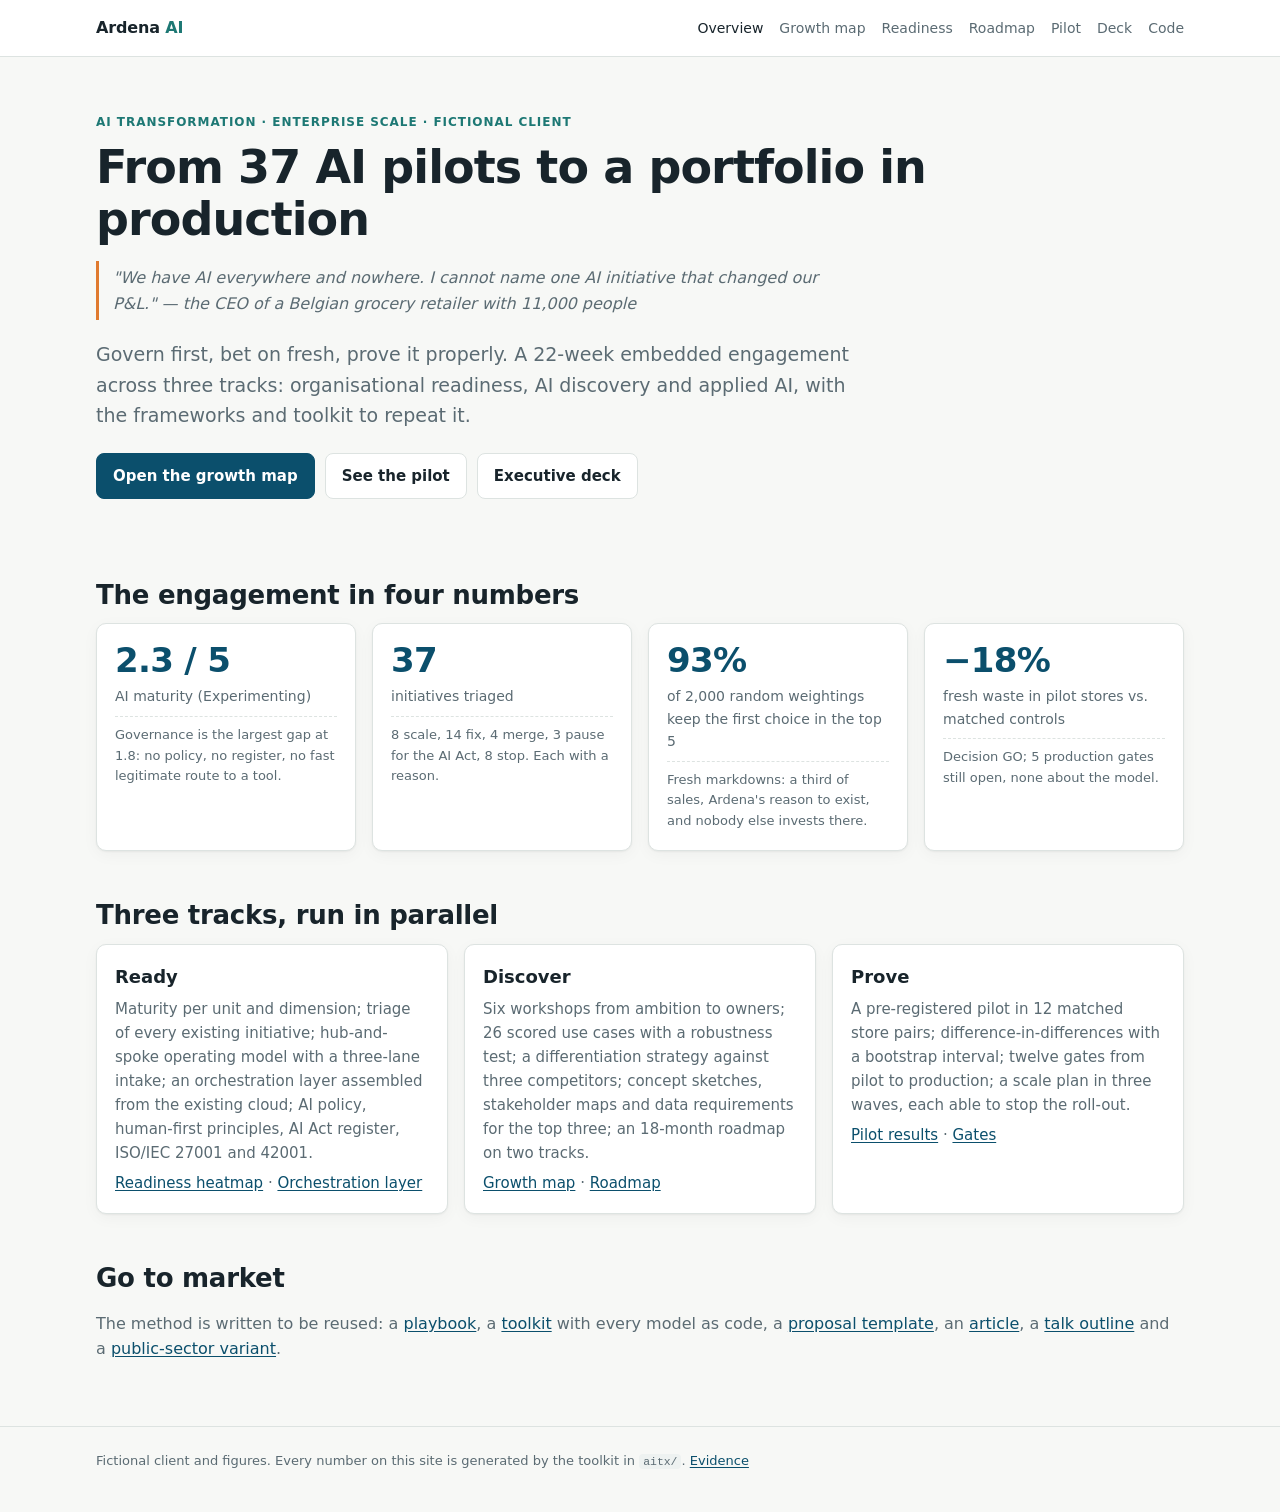
<file: site/index.html>
<!doctype html>
<html lang="en">
<head>
<meta charset="utf-8">
<meta name="viewport" content="width=device-width, initial-scale=1">
<title>Ardena AI transformation</title>
<meta name="description" content="An AI transformation case at enterprise scale: readiness, triage of 37 initiatives, governance and an orchestration layer, a growth map, differentiation strategy, roadmap and a pilot proven against control stores.">
<link rel="stylesheet" href="assets/style.css">
</head>
<body>
<header class="top"><div class="wrap">
  <a class="logo" href="./">Ardena <span>AI</span></a>
  <nav class="main" aria-label="Main">
    <a href="./" aria-current="page">Overview</a>
    <a href="growth-map/">Growth map</a>
    <a href="readiness/">Readiness</a>
    <a href="roadmap/">Roadmap</a>
    <a href="pilot/">Pilot</a>
    <a href="deck/">Deck</a>
    <a href="https://github.com/phlppgdfry/ai-transformation-scale-case">Code</a>
  </nav>
</div></header>
<main class="wrap">
  <section class="hero">
    <div class="eyebrow">AI transformation · enterprise scale · fictional client</div>
    <h1>From 37 AI pilots to a portfolio in production</h1>
    <p class="quote">"We have AI everywhere and nowhere. I cannot name one AI initiative that changed our P&amp;L." — the CEO of a Belgian grocery retailer with 11,000 people</p>
    <p class="lead">Govern first, bet on fresh, prove it properly. A 22-week embedded engagement across three tracks: organisational readiness, AI discovery and applied AI, with the frameworks and toolkit to repeat it.</p>
    <div class="btns">
      <a class="btn primary" href="growth-map/">Open the growth map</a>
      <a class="btn" href="pilot/">See the pilot</a>
      <a class="btn" href="deck/">Executive deck</a>
    </div>
  </section>

  <section aria-labelledby="k">
    <h2 id="k">The engagement in four numbers</h2>
    <div class="grid k4">
      <div class="card kpi"><div class="num"><!--n:rd.overall-->2.3<!--/n--> / 5</div><div class="label">AI maturity (<!--n:rd.level-->Experimenting<!--/n-->)</div><div class="vs">Governance is the largest gap at <!--n:rd.group.governance-->1.8<!--/n-->: no policy, no register, no fast legitimate route to a tool.</div></div>
      <div class="card kpi"><div class="num"><!--n:inv.total-->37<!--/n--></div><div class="label">initiatives triaged</div><div class="vs"><!--n:inv.scale-->8<!--/n--> scale, <!--n:inv.fix-->14<!--/n--> fix, <!--n:inv.merge-->4<!--/n--> merge, <!--n:inv.pause-->3<!--/n--> pause for the AI Act, <!--n:inv.stop-->8<!--/n--> stop. Each with a reason.</div></div>
      <div class="card kpi"><div class="num"><!--n:pf.UC-01.top5-->93%<!--/n--></div><div class="label">of 2,000 random weightings keep the first choice in the top 5</div><div class="vs">Fresh markdowns: a third of sales, Ardena's reason to exist, and nobody else invests there.</div></div>
      <div class="card kpi"><div class="num">−<!--n:pilot.relative-->18%<!--/n--></div><div class="label">fresh waste in pilot stores vs. matched controls</div><div class="vs">Decision <!--n:pilot.decision-->GO<!--/n-->; <!--n:prod.blockers-->5<!--/n--> production gates still open, none about the model.</div></div>
    </div>
  </section>

  <section aria-labelledby="t">
    <h2 id="t">Three tracks, run in parallel</h2>
    <div class="grid k3">
      <div class="card"><h3>Ready</h3><p>Maturity per unit and dimension; triage of every existing initiative; hub-and-spoke operating model with a three-lane intake; an orchestration layer assembled from the existing cloud; AI policy, human-first principles, AI Act register, ISO/IEC 27001 and 42001.</p><p><a href="readiness/">Readiness heatmap</a> · <a href="https://github.com/phlppgdfry/ai-transformation-scale-case/blob/main/docs/01-readiness/orchestration-layer.md">Orchestration layer</a></p></div>
      <div class="card"><h3>Discover</h3><p>Six workshops from ambition to owners; 26 scored use cases with a robustness test; a differentiation strategy against three competitors; concept sketches, stakeholder maps and data requirements for the top three; an 18-month roadmap on two tracks.</p><p><a href="growth-map/">Growth map</a> · <a href="roadmap/">Roadmap</a></p></div>
      <div class="card"><h3>Prove</h3><p>A pre-registered pilot in 12 matched store pairs; difference-in-differences with a bootstrap interval; twelve gates from pilot to production; a scale plan in three waves, each able to stop the roll-out.</p><p><a href="pilot/">Pilot results</a> · <a href="https://github.com/phlppgdfry/ai-transformation-scale-case/blob/main/docs/04-applied-ai/pilot-to-production.md">Gates</a></p></div>
    </div>
  </section>

  <section aria-labelledby="g">
    <h2 id="g">Go to market</h2>
    <p class="muted">The method is written to be reused: a <a href="https://github.com/phlppgdfry/ai-transformation-scale-case/blob/main/docs/05-go-to-market/playbook.md">playbook</a>, a <a href="https://github.com/phlppgdfry/ai-transformation-scale-case/blob/main/docs/05-go-to-market/toolkit.md">toolkit</a> with every model as code, a <a href="https://github.com/phlppgdfry/ai-transformation-scale-case/blob/main/docs/05-go-to-market/proposal-template.md">proposal template</a>, an <a href="https://github.com/phlppgdfry/ai-transformation-scale-case/blob/main/docs/05-go-to-market/article.md">article</a>, a <a href="https://github.com/phlppgdfry/ai-transformation-scale-case/blob/main/docs/05-go-to-market/talk-outline.md">talk outline</a> and a <a href="https://github.com/phlppgdfry/ai-transformation-scale-case/blob/main/docs/05-go-to-market/public-sector-variant.md">public-sector variant</a>.</p>
  </section>
</main>
<footer><div class="wrap">Fictional client and figures. Every number on this site is generated by the toolkit in <code>aitx/</code>. <a href="https://github.com/phlppgdfry/ai-transformation-scale-case/blob/main/EVIDENCE.md">Evidence</a></div></footer>
</body>
</html>
</file>
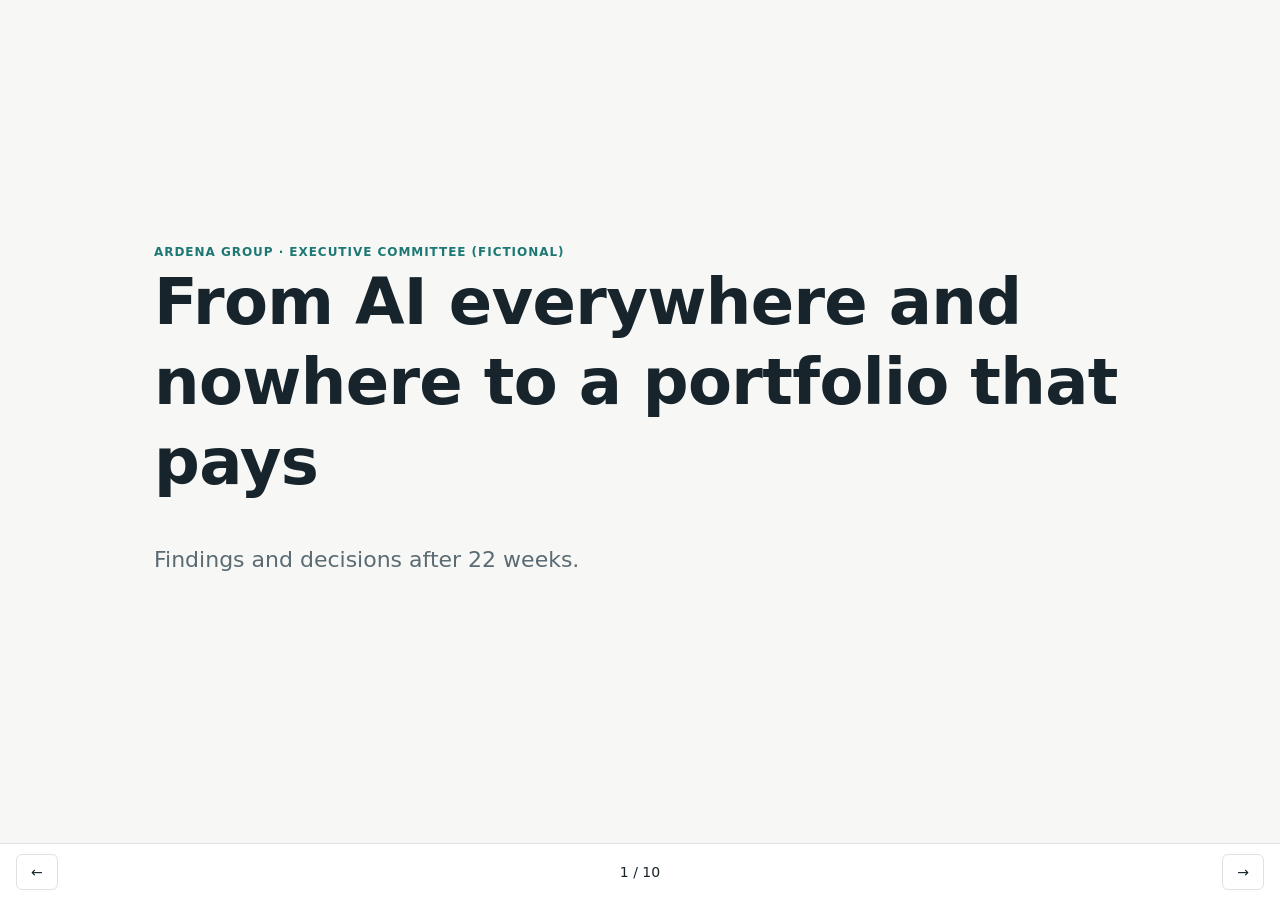
<file: site/deck/index.html>
<!doctype html>
<html lang="en">
<head>
<meta charset="utf-8">
<meta name="viewport" content="width=device-width, initial-scale=1">
<title>Ardena AI — executive deck</title>
<meta name="description" content="Ten slides for Ardena's executive committee: where AI stands, the bets, the proof, the operating model and the decision asked.">
<link rel="stylesheet" href="../assets/style.css">
<style>
  body { overflow: hidden; }
  .deck { height: 100vh; height: 100dvh; display: flex; flex-direction: column; }
  .slide { display: none; flex: 1; padding: clamp(20px, 5vw, 64px); max-width: 1100px; margin: 0 auto; width: 100%; overflow-y: auto; }
  .slide.on { display: flex; flex-direction: column; justify-content: center; }
  .slide h2 { font-size: clamp(26px, 4vw, 44px); margin: 0 0 18px; }
  .slide p, .slide li { font-size: clamp(17px, 2vw, 22px); }
  .slide .big { font-size: clamp(44px, 8vw, 88px); font-weight: 800; color: var(--brand); letter-spacing: -.03em; line-height: 1; }
  .slide .two { display: grid; grid-template-columns: repeat(auto-fit, minmax(260px, 1fr)); gap: 24px; margin-top: 12px; }
  .bar-h { display: grid; grid-template-columns: 170px 1fr 70px; gap: 12px; align-items: center; margin: 10px 0; font-size: 16px; }
  .bar-h div { height: 22px; border-radius: 6px; background: var(--brand-2); }
  .bar-h.weak div { background: var(--muted); opacity: .5; }
  .controls { display: flex; justify-content: space-between; align-items: center; padding: 10px 16px; border-top: 1px solid var(--line); background: var(--surface); font-size: 14px; }
  .controls button { font: inherit; padding: 6px 14px; border-radius: 6px; border: 1px solid var(--line); background: var(--surface); color: var(--ink); cursor: pointer; }
  @media print { body { overflow: visible; } .slide { display: flex !important; page-break-after: always; height: 100vh; } .controls { display: none; } }
</style>
</head>
<body>
<div class="deck">
  <section class="slide on">
    <div class="eyebrow">Ardena Group · executive committee (fictional)</div>
    <h2 style="font-size:clamp(34px,6vw,64px)">From AI everywhere and nowhere to a portfolio that pays</h2>
    <p class="muted">Findings and decisions after 22 weeks.</p>
  </section>
  <section class="slide">
    <h2>Where we are</h2>
    <div class="two">
      <div><p class="big"><!--n:inv.total-->37<!--/n--></p><p>AI initiatives found</p></div>
      <div><p class="big"><!--n:inv.production-->3<!--/n--></p><p>in production</p></div>
      <div><p class="big"><!--n:inv.measured-->11<!--/n--></p><p>with a measured result</p></div>
    </div>
    <p class="muted">Maturity <!--n:rd.overall-->2.3<!--/n--> of 5. Governance is the largest gap: there is no fast, legitimate way to get an AI tool, so people use their own.</p>
  </section>
  <section class="slide">
    <h2>Every initiative now has a decision</h2>
    <div class="bar-h"><span>Scale</span><div style="width:22%"></div><b><!--n:inv.scale-->8<!--/n--></b></div>
    <div class="bar-h"><span>Fix</span><div style="width:38%"></div><b><!--n:inv.fix-->14<!--/n--></b></div>
    <div class="bar-h weak"><span>Merge</span><div style="width:11%"></div><b><!--n:inv.merge-->4<!--/n--></b></div>
    <div class="bar-h weak"><span>Pause (AI Act)</span><div style="width:8%"></div><b><!--n:inv.pause-->3<!--/n--></b></div>
    <div class="bar-h weak"><span>Stop</span><div style="width:22%"></div><b><!--n:inv.stop-->8<!--/n--></b></div>
    <p class="muted">Including a CV-screening feature a vendor had switched on by default: high-risk under the AI Act, paused the same week.</p>
  </section>
  <section class="slide">
    <h2>Our bet: win on fresh</h2>
    <p>Fresh is a third of sales and the reason customers choose Ardena. Competitors automate ordering and personalise offers; <b>nobody visibly invests in fresh</b>.</p>
    <ul><li><b>Build</b> what differentiates: fresh markdowns, then store ordering.</li><li><b>Catch up</b> on personalisation, Ardena's way: offers that know what is fresh in your store.</li><li><b>Buy</b> the commodity cheaply: office, code and service assistants.</li></ul>
  </section>
  <section class="slide">
    <h2>The first choice is robust</h2>
    <p class="big"><!--n:pf.UC-01.top5-->93%<!--/n--></p>
    <p>of 2,000 random re-weightings of your own criteria keep the fresh markdown advisor in the top five.</p>
  </section>
  <section class="slide">
    <h2>It works in stores</h2>
    <p class="big">−<!--n:pilot.relative-->18%<!--/n--></p>
    <p>fresh waste in 12 pilot stores against their matched controls (<!--n:pilot.effect-->0.88 pp<!--/n-->), margin up, availability intact, <!--n:pilot.adoption-->79%<!--/n--> of suggestions accepted by staff.</p>
    <p class="muted">Without control stores we would have reported <!--n:pilot.naive-->0.62 pp<!--/n-->: warm weeks raised waste everywhere.</p>
  </section>
  <section class="slide">
    <h2>It is not ready for 240 stores yet</h2>
    <p><b><!--n:prod.blockers-->5<!--/n--> blocking gates</b> are open: an automated data feed, monitoring, retraining, a support model and a year-1 budget. None of them is about the model.</p>
    <p class="muted">Roll-out in three waves from month 7; each wave can stop the next.</p>
  </section>
  <section class="slide">
    <h2>How we organise it</h2>
    <div class="two">
      <div class="card"><h3>AI council</h3><p>CIO chair, CFO, COO, HR, DPO, CISO. Decides intake, stops what does not deliver.</p></div>
      <div class="card"><h3>Fast lane</h3><p>Low-risk requests answered in five days. Shadow tools replaced, not just forbidden.</p></div>
      <div class="card"><h3>One orchestration layer</h3><p>Gateway, approved models, guardrails, cost per initiative.</p></div>
    </div>
  </section>
  <section class="slide">
    <h2>What it is worth</h2>
    <p class="big"><!--n:val.portfolio_npv-->€12.5m<!--/n--></p>
    <p>portfolio NPV including <!--n:val.foundations_one_off-->€1.0m<!--/n--> of central foundations, after a 30% haircut on workshop estimates. The pilot's measured effect implies <!--n:pilot.value-->€2.2m<!--/n--> a year from markdowns alone.</p>
  </section>
  <section class="slide">
    <h2>The decisions we ask today</h2>
    <ol><li>Fund five foundations centrally (governance, literacy, orchestration layer, data platform, master data).</li><li>Approve the portfolio and the 18-month roadmap on two tracks.</li><li>Start wave 1 of the markdown advisor when the five gates close.</li><li>Confirm the human-first principles: no AI decisions about people.</li></ol>
  </section>

  <div class="controls">
    <button type="button" id="prev" aria-label="Previous slide">←</button>
    <span id="count"></span>
    <button type="button" id="next" aria-label="Next slide">→</button>
  </div>
</div>
<script>
(() => {
  const slides = [...document.querySelectorAll(".slide")];
  let i = Math.max(0, Math.min(slides.length - 1, (+new URLSearchParams(location.search).get("s") || 1) - 1));
  const show = () => {
    slides.forEach((s, k) => s.classList.toggle("on", k === i));
    document.getElementById("count").textContent = `${i + 1} / ${slides.length}`;
    history.replaceState(null, "", `?s=${i + 1}`);
  };
  const go = (d) => { i = Math.max(0, Math.min(slides.length - 1, i + d)); show(); };
  document.getElementById("prev").onclick = () => go(-1);
  document.getElementById("next").onclick = () => go(1);
  document.addEventListener("keydown", (e) => {
    if (["ArrowRight", "PageDown", " "].includes(e.key)) { e.preventDefault(); go(1); }
    if (["ArrowLeft", "PageUp"].includes(e.key)) go(-1);
  });
  let x0 = null;
  document.addEventListener("touchstart", (e) => (x0 = e.touches[0].clientX), { passive: true });
  document.addEventListener("touchend", (e) => { if (x0 !== null) { const dx = e.changedTouches[0].clientX - x0; if (Math.abs(dx) > 50) go(dx < 0 ? 1 : -1); x0 = null; } });
  show();
})();
</script>
</body>
</html>
</file>
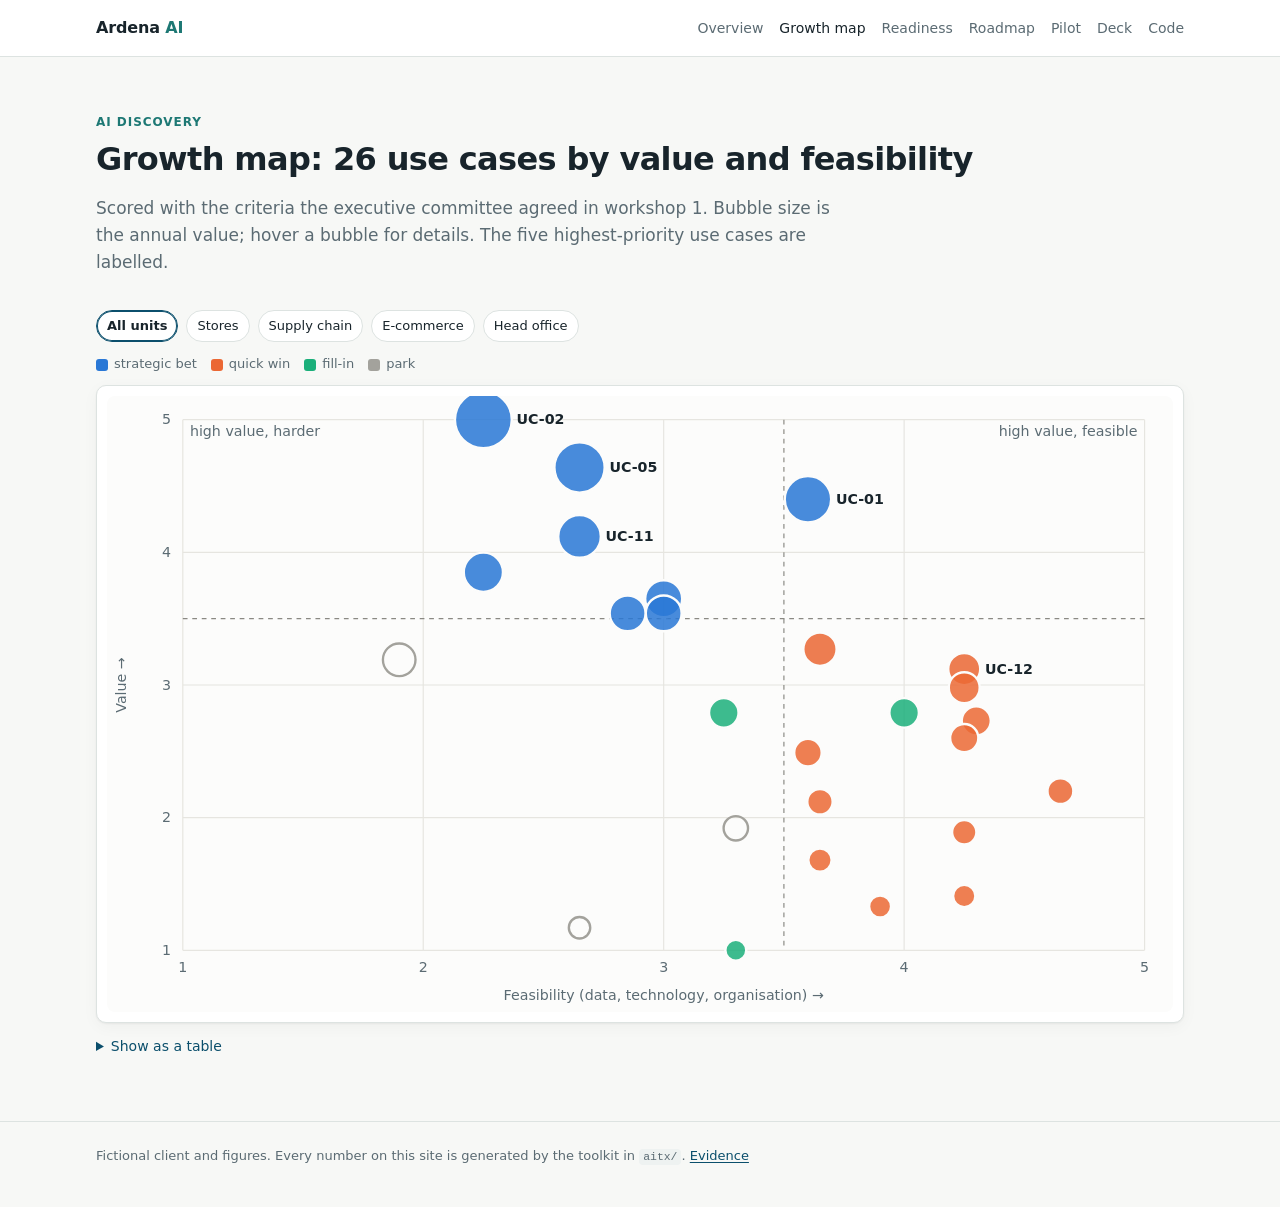
<file: site/growth-map/index.html>
<!doctype html>
<html lang="en">
<head>
<meta charset="utf-8">
<meta name="viewport" content="width=device-width, initial-scale=1">
<title>Ardena AI growth map</title>
<meta name="description" content="26 use cases by value and feasibility, coloured by class, filterable by business unit.">
<link rel="stylesheet" href="../assets/style.css">
</head>
<body>
<header class="top"><div class="wrap">
  <a class="logo" href="../">Ardena <span>AI</span></a>
  <nav class="main" aria-label="Main">
    <a href="../">Overview</a>
    <a href="../growth-map/" aria-current="page">Growth map</a>
    <a href="../readiness/">Readiness</a>
    <a href="../roadmap/">Roadmap</a>
    <a href="../pilot/">Pilot</a>
    <a href="../deck/">Deck</a>
    <a href="https://github.com/phlppgdfry/ai-transformation-scale-case">Code</a>
  </nav>
</div></header>
<main class="wrap">
  <section class="hero" style="padding-bottom:8px">
    <div class="eyebrow">AI discovery</div>
    <h1 style="font-size:32px">Growth map: 26 use cases by value and feasibility</h1>
    <p class="lead" style="font-size:17px">Scored with the criteria the executive committee agreed in workshop 1. Bubble size is the annual value; hover a bubble for details. The five highest-priority use cases are labelled.</p>
  </section>
  <div class="filters" id="filters" role="group" aria-label="Business unit"></div>
  <div class="legend" id="legend"></div>
  <div class="card" style="padding:10px"><svg class="chart" id="chart" viewBox="0 0 900 520" role="img" aria-label="Scatter of use cases: feasibility on the horizontal axis, value on the vertical axis"></svg></div>
  <details class="tableview"><summary>Show as a table</summary><div class="table-wrap" style="margin-top:8px"><table><thead><tr><th>Rank</th><th>Use case</th><th>Unit</th><th>Value</th><th>Feasibility</th><th>Class</th><th>Annual value</th><th>Top-5 share</th></tr></thead><tbody id="rows"></tbody></table></div></details>
</main>
<footer><div class="wrap">Fictional client and figures. Every number on this site is generated by the toolkit in <code>aitx/</code>. <a href="https://github.com/phlppgdfry/ai-transformation-scale-case/blob/main/EVIDENCE.md">Evidence</a></div></footer>
<script type="module">
import { el, text, showTip, hideTip, eur } from "../assets/viz.js";
const CLASS = [["strategic bet", "var(--s1)"], ["quick win", "var(--s2)"], ["fill-in", "var(--s3)"], ["park", "var(--s-neutral)"]];
const color = Object.fromEntries(CLASS);
const d = await (await fetch("../data/portfolio.json")).json();
let unit = "all";
const svg = document.getElementById("chart");
const M = { l: 64, r: 24, t: 20, b: 52 }, W = 900, H = 520;
const x = (v) => M.l + (v - 1) / 4 * (W - M.l - M.r);
const y = (v) => H - M.b - (v - 1) / 4 * (H - M.t - M.b);
const maxV = Math.max(...d.use_cases.map((u) => u.value_mid));
const rad = (u) => 6 + 18 * Math.sqrt(u.value_mid / maxV);

function legend() {
  const L = document.getElementById("legend");
  L.replaceChildren(...CLASS.map(([c, col]) => { const s = document.createElement("span"); const i = document.createElement("i"); i.style.background = col; s.append(i, document.createTextNode(c)); return s; }));
}
function filters() {
  const F = document.getElementById("filters");
  const units = [["all", "All units"], ...Object.entries(d.units)];
  F.replaceChildren(...units.map(([k, label]) => { const b = document.createElement("button"); b.type = "button"; b.textContent = label; b.setAttribute("aria-pressed", k === unit); b.onclick = () => { unit = k; filters(); draw(); }; return b; }));
}
function draw() {
  svg.replaceChildren();
  for (let v = 1; v <= 5; v++) {
    el("line", { x1: x(v), x2: x(v), y1: M.t, y2: H - M.b, class: "gridline" }, svg);
    el("line", { y1: y(v), y2: y(v), x1: M.l, x2: W - M.r, class: "gridline" }, svg);
    text(svg, x(v), H - M.b + 18, String(v), { "text-anchor": "middle" });
    text(svg, M.l - 10, y(v) + 4, String(v), { "text-anchor": "end" });
  }
  el("line", { x1: x(3.5), x2: x(3.5), y1: M.t, y2: H - M.b, class: "axisline", "stroke-dasharray": "4 4" }, svg);
  el("line", { y1: y(3.5), y2: y(3.5), x1: M.l, x2: W - M.r, class: "axisline", "stroke-dasharray": "4 4" }, svg);
  text(svg, (M.l + W - M.r) / 2, H - 10, "Feasibility (data, technology, organisation) →", { "text-anchor": "middle" });
  text(svg, 16, (M.t + H - M.b) / 2, "Value →", { transform: `rotate(-90 16 ${(M.t + H - M.b) / 2})`, "text-anchor": "middle" });
  text(svg, W - M.r - 6, M.t + 14, "high value, feasible", { "text-anchor": "end" });
  text(svg, M.l + 6, M.t + 14, "high value, harder");
  const shown = d.use_cases.filter((u) => unit === "all" || u.bu === unit).sort((a, b) => b.value_mid - a.value_mid);
  for (const u of shown) {
    const g = el("g", { tabindex: 0, role: "img", "aria-label": `${u.id} ${u.name}` }, svg);
    const parked = u.class === "park";
    el("circle", { cx: x(u.feasibility), cy: y(u.value_score), r: rad(u), fill: parked ? "none" : color[u.class], stroke: parked ? color.park : "var(--viz-surface)", "stroke-width": 2, "fill-opacity": 0.85 }, g);
    el("circle", { cx: x(u.feasibility), cy: y(u.value_score), r: Math.max(12, rad(u)), fill: "transparent" }, g);
    const tip = (e) => showTip(e, `${u.id} · ${u.name}`, [
      { value: eur(u.value_mid), label: "annual value (mid)" }, { value: u.feasibility.toFixed(1), label: "feasibility" },
      { value: u.value_score.toFixed(1), label: "value score" }, { value: u.class, label: `rank ${u.rank}` },
      { value: Math.round(u.top5 * 100) + "%", label: "of re-weightings in the top 5" }]);
    g.addEventListener("pointermove", tip); g.addEventListener("pointerleave", hideTip);
    g.addEventListener("focus", tip); g.addEventListener("blur", hideTip);
    if (u.rank <= 5) text(svg, x(u.feasibility) + rad(u) + 4, y(u.value_score) + 4, u.id, { class: "lbl" });
  }
  const tb = document.getElementById("rows");
  tb.replaceChildren(...[...shown].sort((a, b) => a.rank - b.rank).map((u) => {
    const tr = document.createElement("tr");
    for (const v of [u.rank, `${u.id} ${u.name}`, d.units[u.bu], u.value_score.toFixed(1), u.feasibility.toFixed(1), u.class, eur(u.value_mid), Math.round(u.top5 * 100) + "%"]) {
      const td = document.createElement("td"); td.textContent = v; tr.appendChild(td);
    }
    return tr;
  }));
}
legend(); filters(); draw();
</script>
</body>
</html>
</file>
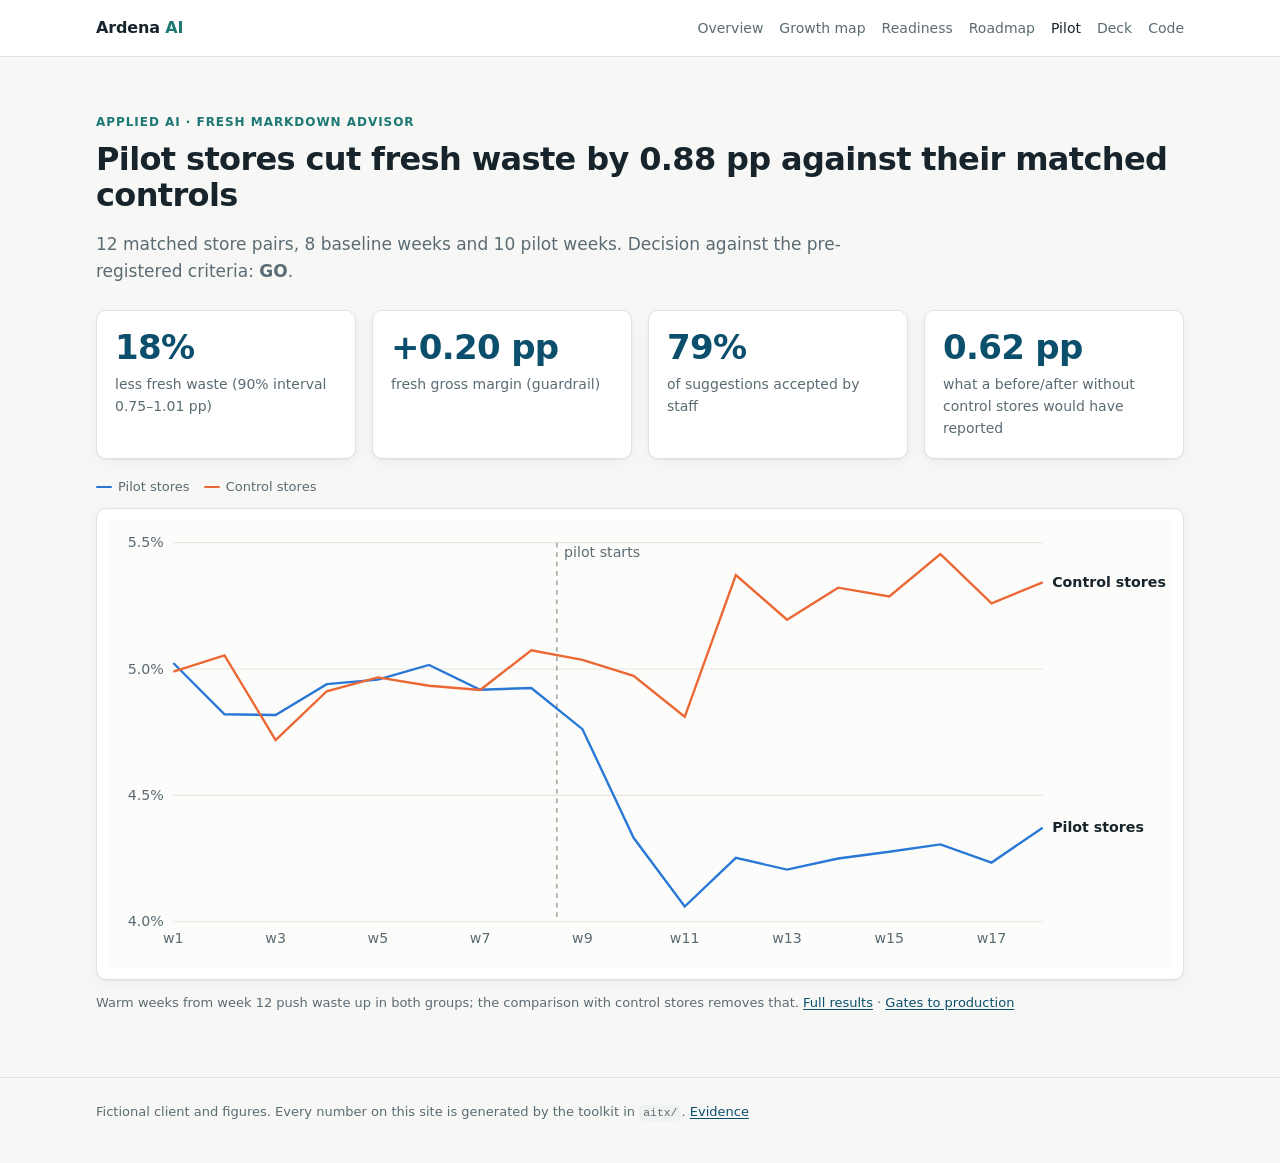
<file: site/pilot/index.html>
<!doctype html>
<html lang="en">
<head>
<meta charset="utf-8">
<meta name="viewport" content="width=device-width, initial-scale=1">
<title>Ardena markdown pilot</title>
<meta name="description" content="Fresh waste per week in 12 pilot and 12 control stores, with the pre-registered decision.">
<link rel="stylesheet" href="../assets/style.css">
</head>
<body>
<header class="top"><div class="wrap">
  <a class="logo" href="../">Ardena <span>AI</span></a>
  <nav class="main" aria-label="Main">
    <a href="../">Overview</a>
    <a href="../growth-map/">Growth map</a>
    <a href="../readiness/">Readiness</a>
    <a href="../roadmap/">Roadmap</a>
    <a href="../pilot/" aria-current="page">Pilot</a>
    <a href="../deck/">Deck</a>
    <a href="https://github.com/phlppgdfry/ai-transformation-scale-case">Code</a>
  </nav>
</div></header>
<main class="wrap">
  <section class="hero" style="padding-bottom:8px">
    <div class="eyebrow">Applied AI · fresh markdown advisor</div>
    <h1 style="font-size:32px">Pilot stores cut fresh waste by <!--n:pilot.effect-->0.88 pp<!--/n--> against their matched controls</h1>
    <p class="lead" style="font-size:17px">12 matched store pairs, 8 baseline weeks and 10 pilot weeks. Decision against the pre-registered criteria: <strong><!--n:pilot.decision-->GO<!--/n--></strong>.</p>
  </section>
  <div class="grid k4">
    <div class="card kpi"><div class="num"><!--n:pilot.relative-->18%<!--/n--></div><div class="label">less fresh waste (90% interval <!--n:pilot.ci_lo-->0.75<!--/n-->–<!--n:pilot.ci_hi-->1.01<!--/n--> pp)</div></div>
    <div class="card kpi"><div class="num"><!--n:pilot.margin-->+0.20 pp<!--/n--></div><div class="label">fresh gross margin (guardrail)</div></div>
    <div class="card kpi"><div class="num"><!--n:pilot.adoption-->79%<!--/n--></div><div class="label">of suggestions accepted by staff</div></div>
    <div class="card kpi"><div class="num"><!--n:pilot.naive-->0.62 pp<!--/n--></div><div class="label">what a before/after without control stores would have reported</div></div>
  </div>
  <div class="legend" id="legend" style="margin-top:18px"></div>
  <div class="card" style="padding:10px"><svg class="chart" id="chart" viewBox="0 0 900 380" role="img" aria-label="Line chart of average fresh waste per week, pilot and control stores"></svg></div>
  <p class="small muted">Warm weeks from week 12 push waste up in both groups; the comparison with control stores removes that. <a href="https://github.com/phlppgdfry/ai-transformation-scale-case/blob/main/docs/04-applied-ai/pilot-results.md">Full results</a> · <a href="https://github.com/phlppgdfry/ai-transformation-scale-case/blob/main/docs/04-applied-ai/pilot-to-production.md">Gates to production</a></p>
</main>
<footer><div class="wrap">Fictional client and figures. Every number on this site is generated by the toolkit in <code>aitx/</code>. <a href="https://github.com/phlppgdfry/ai-transformation-scale-case/blob/main/EVIDENCE.md">Evidence</a></div></footer>
<script type="module">
import { el, text, showTip, hideTip } from "../assets/viz.js";
const d = await (await fetch("../data/pilot.json")).json();
const S = [["pilot", "Pilot stores", "var(--s1)"], ["control", "Control stores", "var(--s2)"]];
document.getElementById("legend").replaceChildren(...S.map(([, l, c]) => { const s = document.createElement("span"); const i = document.createElement("i"); i.className = "line"; i.style.background = c; s.append(i, document.createTextNode(l)); return s; }));
const svg = document.getElementById("chart");
const W = 900, H = 380, M = { l: 56, r: 110, t: 20, b: 40 };
const s = d.series, n = s.length;
const vals = s.flatMap((p) => [p.pilot, p.control]);
const lo = Math.floor(Math.min(...vals) * 2) / 2, hi = Math.ceil(Math.max(...vals) * 2) / 2;
const x = (w) => M.l + (w - 1) / (n - 1) * (W - M.l - M.r);
const y = (v) => H - M.b - (v - lo) / (hi - lo) * (H - M.t - M.b);
for (let v = lo; v <= hi + 1e-9; v += 0.5) { el("line", { x1: M.l, x2: W - M.r, y1: y(v), y2: y(v), class: "gridline" }, svg); text(svg, M.l - 8, y(v) + 4, v.toFixed(1) + "%", { "text-anchor": "end" }); }
for (const p of s) if (p.week % 2 === 1) text(svg, x(p.week), H - M.b + 18, "w" + p.week, { "text-anchor": "middle" });
const start = d.evaluation.weeks.baseline + 0.5;
el("line", { x1: x(start), x2: x(start), y1: M.t, y2: H - M.b, class: "axisline", "stroke-dasharray": "4 4" }, svg);
text(svg, x(start) + 6, M.t + 12, "pilot starts");
for (const [k, label, c] of S) {
  el("path", { d: s.map((p, i) => `${i ? "L" : "M"}${x(p.week)},${y(p[k])}`).join(""), fill: "none", stroke: c, "stroke-width": 2 }, svg);
  const last = s[n - 1];
  text(svg, x(last.week) + 8, y(last[k]) + 4, label, { class: "lbl" });
}
const hair = el("line", { y1: M.t, y2: H - M.b, class: "axisline", visibility: "hidden" }, svg);
const hit = el("rect", { x: M.l, y: M.t, width: W - M.l - M.r, height: H - M.t - M.b, fill: "transparent" }, svg);
hit.addEventListener("pointermove", (e) => {
  const r = svg.getBoundingClientRect();
  const sx = (e.clientX - r.left) * W / r.width;
  const w = Math.max(1, Math.min(n, Math.round((sx - M.l) / (W - M.l - M.r) * (n - 1) + 1)));
  const p = s[w - 1];
  hair.setAttribute("x1", x(w)); hair.setAttribute("x2", x(w)); hair.setAttribute("visibility", "visible");
  showTip(e, `Week ${w} · ${w > d.evaluation.weeks.baseline ? "pilot" : "baseline"}`, S.map(([k, l, c]) => ({ value: p[k].toFixed(2) + "%", label: l, color: c })));
});
hit.addEventListener("pointerleave", () => { hideTip(); hair.setAttribute("visibility", "hidden"); });
</script>
</body>
</html>
</file>
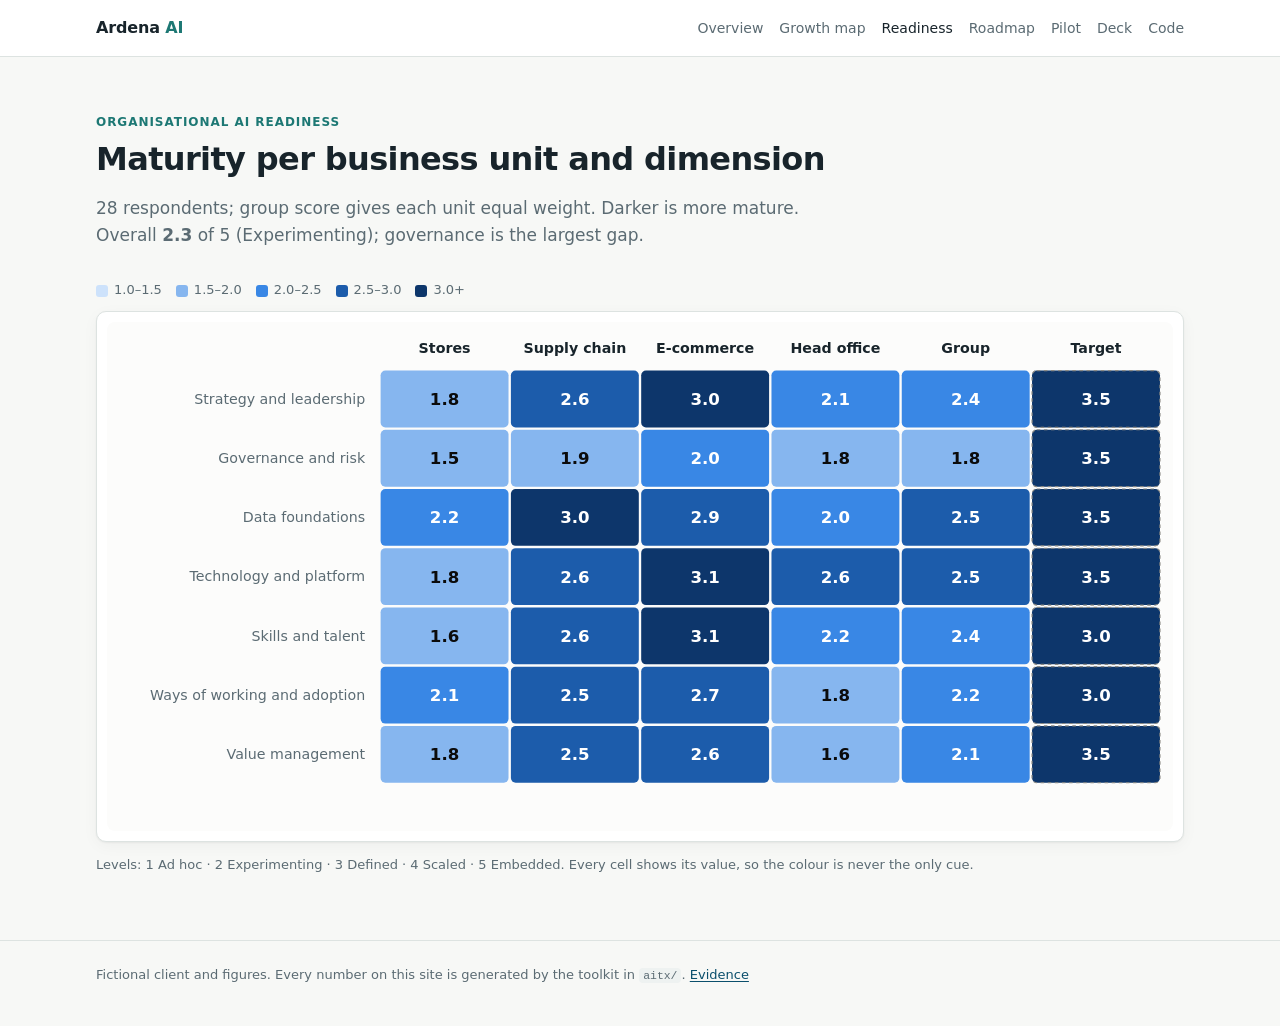
<file: site/readiness/index.html>
<!doctype html>
<html lang="en">
<head>
<meta charset="utf-8">
<meta name="viewport" content="width=device-width, initial-scale=1">
<title>Ardena AI readiness</title>
<meta name="description" content="AI maturity per business unit and dimension, on a 1-5 scale.">
<link rel="stylesheet" href="../assets/style.css">
</head>
<body>
<header class="top"><div class="wrap">
  <a class="logo" href="../">Ardena <span>AI</span></a>
  <nav class="main" aria-label="Main">
    <a href="../">Overview</a>
    <a href="../growth-map/">Growth map</a>
    <a href="../readiness/" aria-current="page">Readiness</a>
    <a href="../roadmap/">Roadmap</a>
    <a href="../pilot/">Pilot</a>
    <a href="../deck/">Deck</a>
    <a href="https://github.com/phlppgdfry/ai-transformation-scale-case">Code</a>
  </nav>
</div></header>
<main class="wrap">
  <section class="hero" style="padding-bottom:8px">
    <div class="eyebrow">Organisational AI readiness</div>
    <h1 style="font-size:32px">Maturity per business unit and dimension</h1>
    <p class="lead" style="font-size:17px">28 respondents; group score gives each unit equal weight. Darker is more mature. Overall <strong><!--n:rd.overall-->2.3<!--/n--></strong> of 5 (<!--n:rd.level-->Experimenting<!--/n-->); governance is the largest gap.</p>
  </section>
  <div class="legend" id="legend"></div>
  <div class="card" style="padding:10px"><svg class="chart" id="chart" viewBox="0 0 900 430" role="img" aria-label="Heatmap of maturity scores"></svg></div>
  <p class="small muted">Levels: 1 Ad hoc · 2 Experimenting · 3 Defined · 4 Scaled · 5 Embedded. Every cell shows its value, so the colour is never the only cue.</p>
</main>
<footer><div class="wrap">Fictional client and figures. Every number on this site is generated by the toolkit in <code>aitx/</code>. <a href="https://github.com/phlppgdfry/ai-transformation-scale-case/blob/main/EVIDENCE.md">Evidence</a></div></footer>
<script type="module">
import { el, text, showTip, hideTip } from "../assets/viz.js";
const d = await (await fetch("../data/readiness.json")).json();
const BINS = [[1.5, "var(--seq-100)", "1.0–1.5"], [2.0, "var(--seq-250)", "1.5–2.0"], [2.5, "var(--seq-400)", "2.0–2.5"], [3.0, "var(--seq-550)", "2.5–3.0"], [9, "var(--seq-700)", "3.0+"]];
const bin = (v) => BINS.find(([max]) => v < max);
const L = document.getElementById("legend");
L.replaceChildren(...BINS.map(([, c, l]) => { const s = document.createElement("span"); const i = document.createElement("i"); i.style.background = c; s.append(i, document.createTextNode(l)); return s; }));
const svg = document.getElementById("chart");
const cols = [...Object.keys(d.units), "group", "target"];
const colLabel = { ...d.units, group: "Group", target: "Target" };
const dims = Object.keys(d.dimensions);
const x0 = 230, cw = (900 - x0 - 10) / cols.length, ch = 50, y0 = 40;
cols.forEach((c, j) => text(svg, x0 + j * cw + cw / 2, 26, colLabel[c], { "text-anchor": "middle", class: "lbl" }));
dims.forEach((dim, i) => {
  text(svg, x0 - 12, y0 + i * ch + ch / 2 + 4, d.dimensions[dim], { "text-anchor": "end" });
  cols.forEach((c, j) => {
    const v = c === "group" ? d.group[dim] : c === "target" ? d.target[dim] : d.by_bu[c][dim];
    const [, fill] = bin(v);
    const g = el("g", { tabindex: 0 }, svg);
    el("rect", { x: x0 + j * cw + 1, y: y0 + i * ch + 1, width: cw - 2, height: ch - 2, rx: 4, fill, stroke: c === "target" ? "var(--axis)" : "none", "stroke-dasharray": c === "target" ? "3 3" : "" }, g);
    const dark = v >= 2.0;
    text(g, x0 + j * cw + cw / 2, y0 + i * ch + ch / 2 + 5, v.toFixed(1), { "text-anchor": "middle", style: `fill:${dark ? "#fff" : "#0b0b0b"};font-weight:600;font-size:14px` });
    const tip = (e) => showTip(e, `${d.dimensions[dim]} · ${colLabel[c]}`, [{ value: v.toFixed(2), label: "of 5" }, ...(c !== "target" ? [{ value: (d.target[dim] - v).toFixed(1), label: "gap to target" }] : [])]);
    g.addEventListener("pointermove", tip); g.addEventListener("pointerleave", hideTip); g.addEventListener("focus", tip); g.addEventListener("blur", hideTip);
  });
});
</script>
</body>
</html>
</file>
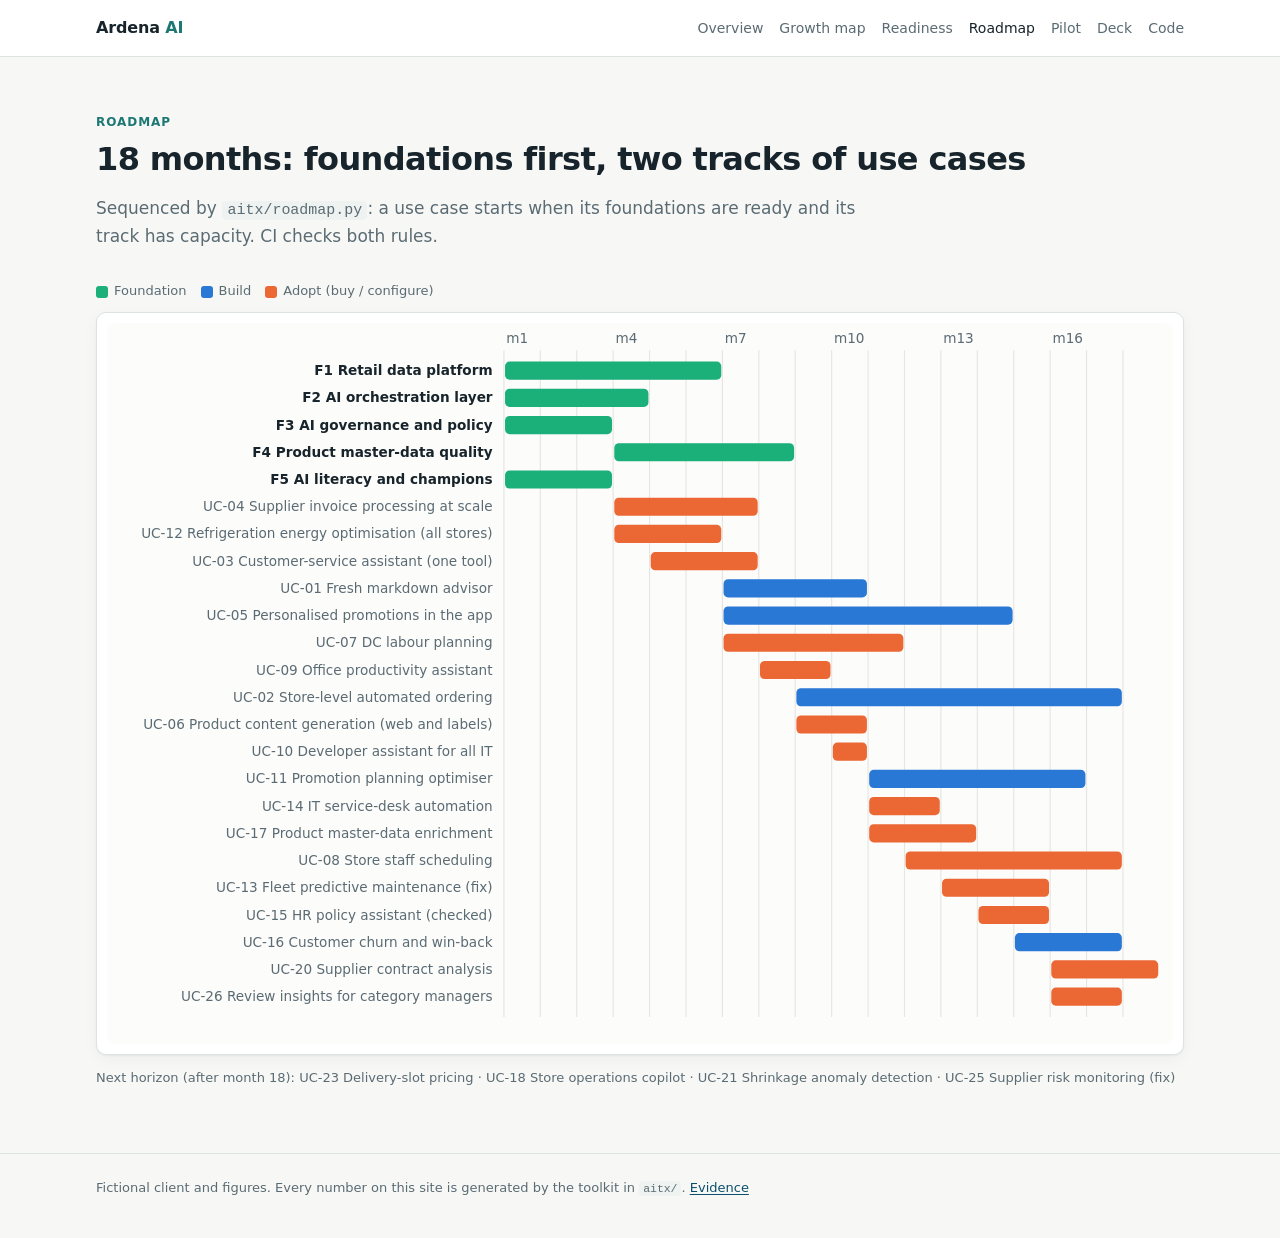
<file: site/roadmap/index.html>
<!doctype html>
<html lang="en">
<head>
<meta charset="utf-8">
<meta name="viewport" content="width=device-width, initial-scale=1">
<title>Ardena AI roadmap</title>
<meta name="description" content="18-month roadmap: foundations, build track and adopt track, sequenced by dependencies and capacity.">
<link rel="stylesheet" href="../assets/style.css">
</head>
<body>
<header class="top"><div class="wrap">
  <a class="logo" href="../">Ardena <span>AI</span></a>
  <nav class="main" aria-label="Main">
    <a href="../">Overview</a>
    <a href="../growth-map/">Growth map</a>
    <a href="../readiness/">Readiness</a>
    <a href="../roadmap/" aria-current="page">Roadmap</a>
    <a href="../pilot/">Pilot</a>
    <a href="../deck/">Deck</a>
    <a href="https://github.com/phlppgdfry/ai-transformation-scale-case">Code</a>
  </nav>
</div></header>
<main class="wrap">
  <section class="hero" style="padding-bottom:8px">
    <div class="eyebrow">Roadmap</div>
    <h1 style="font-size:32px">18 months: foundations first, two tracks of use cases</h1>
    <p class="lead" style="font-size:17px">Sequenced by <code>aitx/roadmap.py</code>: a use case starts when its foundations are ready and its track has capacity. CI checks both rules.</p>
  </section>
  <div class="legend" id="legend"></div>
  <div class="card" style="padding:10px"><svg class="chart" id="chart" role="img" aria-label="Gantt chart of the roadmap"></svg></div>
  <p class="small muted" id="later"></p>
</main>
<footer><div class="wrap">Fictional client and figures. Every number on this site is generated by the toolkit in <code>aitx/</code>. <a href="https://github.com/phlppgdfry/ai-transformation-scale-case/blob/main/EVIDENCE.md">Evidence</a></div></footer>
<script type="module">
import { el, text, showTip, hideTip } from "../assets/viz.js";
const d = await (await fetch("../data/roadmap.json")).json();
const TR = [["Foundation", "var(--s3)"], ["Build", "var(--s1)"], ["Adopt (buy / configure)", "var(--s2)"]];
const col = { foundation: "var(--s3)", build: "var(--s1)", adopt: "var(--s2)" };
document.getElementById("legend").replaceChildren(...TR.map(([l, c]) => { const s = document.createElement("span"); const i = document.createElement("i"); i.style.background = c; s.append(i, document.createTextNode(l)); return s; }));
const rows = [...d.foundations.map((f) => ({ id: f.id, name: f.name, start: f.start, end: f.end, kind: "foundation", note: f.detail })),
              ...d.use_cases.map((u) => ({ id: u.id, name: u.name, start: u.start, end: u.end, kind: u.track, note: `${u.class}; needs ${u.needs.join(", ")}${u.gate ? "; " + u.gate : ""}` }))];
const svg = document.getElementById("chart");
const W = 940, x0 = 350, rh = 24, top = 30, H = top + rows.length * rh + 30;
svg.setAttribute("viewBox", `0 0 ${W} ${H}`);
const mw = (W - x0 - 12) / d.horizon;
for (let m = 1; m <= d.horizon; m++) {
  el("line", { x1: x0 + (m - 1) * mw, x2: x0 + (m - 1) * mw, y1: top - 6, y2: H - 24, class: "gridline" }, svg);
  if (m % 3 === 1) text(svg, x0 + (m - 1) * mw + 2, top - 12, `m${m}`);
}
rows.forEach((r, i) => {
  const yy = top + i * rh;
  text(svg, x0 - 10, yy + 16, `${r.id}  ${r.name}`, { "text-anchor": "end", class: r.kind === "foundation" ? "lbl" : "" });
  const g = el("g", { tabindex: 0 }, svg);
  el("rect", { x: x0 + (r.start - 1) * mw + 1, y: yy + 4, width: (r.end - r.start + 1) * mw - 2, height: rh - 8, rx: 4, fill: col[r.kind] }, g);
  const tip = (e) => showTip(e, `${r.id} · ${r.name}`, [{ value: `months ${r.start}–${r.end}`, label: r.kind }, { value: "", label: r.note }]);
  g.addEventListener("pointermove", tip); g.addEventListener("pointerleave", hideTip); g.addEventListener("focus", tip); g.addEventListener("blur", hideTip);
});
document.getElementById("later").textContent = "Next horizon (after month 18): " + d.next_horizon.map((x) => `${x.id} ${x.name}`).join(" · ");
</script>
</body>
</html>
</file>
<file: site/assets/style.css>
:root {
  --bg: #f7f8f6;
  --surface: #ffffff;
  --ink: #18242b;
  --muted: #5b6b73;
  --line: #dde3e1;
  --brand: #0b4f6c;
  --brand-2: #1d7874;
  --accent: #e07a2f;
  --ok: #2f7d4f;
  --bad: #b23a3a;
  --warn: #a8761a;
  --code: #eef2f1;
  --shadow: 0 1px 2px rgba(0, 0, 0, .05), 0 4px 16px rgba(0, 0, 0, .04);
  --radius: 10px;
  --mono: ui-monospace, "SF Mono", Menlo, Consolas, monospace;
  --sans: "Inter", ui-sans-serif, system-ui, -apple-system, "Segoe UI", Roboto, sans-serif;
}

@media (prefers-color-scheme: dark) {
  :root:not([data-theme="light"]) {
    --bg: #0f1518;
    --surface: #162026;
    --ink: #e4ecee;
    --muted: #93a4ab;
    --line: #26343b;
    --brand: #5fb3d4;
    --brand-2: #4fb3a9;
    --accent: #f0a160;
    --ok: #5cc28a;
    --bad: #f07a7a;
    --warn: #e2b55a;
    --code: #1d2a31;
    --shadow: none;
  }
}

* { box-sizing: border-box; }
html { -webkit-text-size-adjust: 100%; }
body {
  margin: 0;
  background: var(--bg);
  color: var(--ink);
  font: 16px/1.6 var(--sans);
}
a { color: var(--brand); text-underline-offset: 2px; }
a:hover { color: var(--brand-2); }
code, pre { font-family: var(--mono); font-size: .88em; }
code { background: var(--code); padding: .1em .35em; border-radius: 4px; }
pre { background: var(--code); padding: 12px 14px; border-radius: 8px; overflow-x: auto; }

.wrap { max-width: 1120px; margin: 0 auto; padding: 0 16px; }
header.top {
  border-bottom: 1px solid var(--line);
  background: var(--surface);
  position: sticky; top: 0; z-index: 10;
}
header.top .wrap { display: flex; align-items: center; gap: 20px; height: 56px; }
.logo { font-weight: 700; color: var(--ink); text-decoration: none; letter-spacing: -.01em; }
.logo span { color: var(--brand-2); }
nav.main { display: flex; gap: 16px; margin-left: auto; font-size: 14px; overflow-x: auto; }
nav.main a { color: var(--muted); text-decoration: none; white-space: nowrap; }
nav.main a[aria-current="page"], nav.main a:hover { color: var(--ink); }

.hero { padding: 56px 0 32px; }
.eyebrow { text-transform: uppercase; letter-spacing: .08em; font-size: 12px; color: var(--brand-2); font-weight: 700; }
h1 { font-size: clamp(30px, 5vw, 46px); line-height: 1.12; margin: 10px 0 16px; letter-spacing: -.02em; }
h2 { font-size: 26px; line-height: 1.25; margin: 48px 0 12px; letter-spacing: -.01em; }
h3 { font-size: 18px; margin: 0 0 6px; }
.lead { font-size: 19px; color: var(--muted); max-width: 760px; }
.quote { border-left: 3px solid var(--accent); padding: 4px 0 4px 14px; color: var(--muted); font-style: italic; max-width: 760px; }
.btns { display: flex; flex-wrap: wrap; gap: 10px; margin-top: 22px; }
.btn {
  display: inline-block; padding: 10px 16px; border-radius: 8px; font-weight: 600; font-size: 15px;
  text-decoration: none; border: 1px solid var(--line); color: var(--ink); background: var(--surface);
}
.btn.primary { background: var(--brand); border-color: var(--brand); color: var(--surface); }
.btn.primary:hover { color: var(--surface); filter: brightness(1.08); }

.grid { display: grid; gap: 16px; }
.grid.k4 { grid-template-columns: repeat(auto-fit, minmax(220px, 1fr)); }
.grid.k3 { grid-template-columns: repeat(auto-fit, minmax(280px, 1fr)); }
.grid.k2 { grid-template-columns: repeat(auto-fit, minmax(340px, 1fr)); }
.card {
  background: var(--surface); border: 1px solid var(--line); border-radius: var(--radius);
  padding: 18px; box-shadow: var(--shadow);
}
.card p { margin: 6px 0 0; color: var(--muted); font-size: 15px; }
.kpi .num { font-size: 34px; font-weight: 750; letter-spacing: -.02em; color: var(--brand); line-height: 1.1; }
.kpi .label { font-size: 14px; color: var(--muted); margin-top: 6px; }
.kpi .vs { font-size: 13px; color: var(--muted); margin-top: 8px; border-top: 1px dashed var(--line); padding-top: 8px; }

table { border-collapse: collapse; width: 100%; font-size: 14px; }
th, td { text-align: left; padding: 8px 10px; border-bottom: 1px solid var(--line); vertical-align: top; }
th { color: var(--muted); font-weight: 600; font-size: 13px; }
.table-wrap { overflow-x: auto; background: var(--surface); border: 1px solid var(--line); border-radius: var(--radius); }
.pill { display: inline-block; font-size: 12px; font-weight: 600; padding: 2px 8px; border-radius: 99px; background: var(--code); color: var(--muted); }
.pill.ok { background: color-mix(in srgb, var(--ok) 15%, transparent); color: var(--ok); }
.pill.bad { background: color-mix(in srgb, var(--bad) 15%, transparent); color: var(--bad); }
.pill.warn { background: color-mix(in srgb, var(--warn) 18%, transparent); color: var(--warn); }
.muted { color: var(--muted); }
.small { font-size: 13px; }
.note { background: var(--code); border-radius: 8px; padding: 12px 14px; font-size: 14px; color: var(--muted); }

.diagram { width: 100%; height: auto; }
.diagram text { font-family: var(--sans); fill: var(--ink); }
.diagram .box { fill: var(--surface); stroke: var(--line); stroke-width: 1.5; }
.diagram .core { fill: color-mix(in srgb, var(--brand-2) 14%, var(--surface)); stroke: var(--brand-2); }
.diagram .ext { fill: var(--code); stroke: var(--line); }
.diagram .arrow { stroke: var(--muted); stroke-width: 1.5; fill: none; marker-end: url(#arrow); }
.diagram .dash { stroke-dasharray: 4 4; }
.diagram .cap { font-size: 11px; fill: var(--muted); }

footer { margin: 64px 0 0; padding: 24px 0 40px; border-top: 1px solid var(--line); color: var(--muted); font-size: 13px; }

/* Demo console */
.console { display: grid; grid-template-columns: 280px 1fr; gap: 16px; align-items: start; }
@media (max-width: 820px) { .console { grid-template-columns: 1fr; } }
.cases { display: flex; flex-direction: column; gap: 8px; }
.case {
  text-align: left; border: 1px solid var(--line); background: var(--surface); color: var(--ink);
  border-radius: 8px; padding: 10px 12px; cursor: pointer; font: inherit; font-size: 14px;
}
.case[aria-pressed="true"] { border-color: var(--brand); box-shadow: inset 3px 0 0 var(--brand); }
.case b { display: block; font-size: 13px; color: var(--muted); font-weight: 600; }
.toggle { display: inline-flex; border: 1px solid var(--line); border-radius: 8px; overflow: hidden; }
.toggle button { border: 0; background: var(--surface); color: var(--muted); padding: 6px 12px; font: inherit; font-size: 13px; cursor: pointer; }
.toggle button[aria-pressed="true"] { background: var(--brand); color: var(--surface); }
.toggle button:disabled { opacity: .45; cursor: not-allowed; }
.answer { font-size: 15px; white-space: pre-wrap; }
.steps { list-style: none; margin: 0; padding: 0; }
.steps li { display: flex; gap: 10px; align-items: baseline; padding: 6px 0; border-bottom: 1px dashed var(--line); font-size: 14px; }
.steps li:last-child { border-bottom: 0; }
.steps code { white-space: nowrap; }
.tree { font-family: var(--mono); font-size: 12.5px; line-height: 1.7; overflow-x: auto; }
.tree div { white-space: nowrap; }
.tree .attr { color: var(--muted); }
.removed { border-left: 3px solid var(--bad); padding: 6px 10px; margin: 6px 0; font-size: 14px; background: color-mix(in srgb, var(--bad) 6%, transparent); }

/* Tour */
.tour {
  position: fixed; right: 16px; bottom: 16px; max-width: 380px; z-index: 50;
  background: var(--surface); border: 1px solid var(--brand); border-radius: 12px; padding: 16px; box-shadow: 0 10px 30px rgba(0,0,0,.18);
}
.tour h3 { margin-bottom: 4px; }
.tour .nav { display: flex; justify-content: space-between; align-items: center; margin-top: 12px; gap: 8px; }
.tour button { font: inherit; font-size: 14px; padding: 6px 12px; border-radius: 6px; border: 1px solid var(--line); background: var(--surface); color: var(--ink); cursor: pointer; }
.tour button.primary { background: var(--brand); border-color: var(--brand); color: var(--surface); }
.spot { outline: 3px solid var(--accent); outline-offset: 4px; border-radius: 8px; transition: outline-color .2s; }
@media (max-width: 600px) { .tour { left: 16px; right: 16px; max-width: none; } }

/* Cost calculator */
.field { display: grid; gap: 4px; margin-bottom: 14px; }
.field label { font-size: 14px; font-weight: 600; }
.field output { font-family: var(--mono); font-size: 13px; color: var(--muted); }
input[type="range"] { width: 100%; accent-color: var(--brand); }
select { font: inherit; padding: 6px 8px; border-radius: 6px; border: 1px solid var(--line); background: var(--surface); color: var(--ink); }
.bar { height: 10px; border-radius: 6px; background: var(--brand-2); }
.barrow { display: grid; grid-template-columns: 90px 1fr 80px; gap: 10px; align-items: center; font-size: 14px; margin: 6px 0; }

/* ADR list */
.adr { display: grid; grid-template-columns: 72px 1fr; gap: 12px; padding: 14px 0; border-bottom: 1px solid var(--line); }
.adr .id { font-family: var(--mono); color: var(--brand-2); font-weight: 700; }
.adr p { margin: 4px 0 0; color: var(--muted); font-size: 14px; }
input[type="search"] { width: 100%; font: inherit; padding: 10px 12px; border-radius: 8px; border: 1px solid var(--line); background: var(--surface); color: var(--ink); }

/* ---- data viz tokens (reference palette, validated: 3 categorical slots all-pairs) ---- */
:root {
  --viz-surface: #fcfcfb;
  --s1: #2a78d6; --s2: #eb6834; --s3: #1baf7a; --s-neutral: #a3a29c;
  --seq-100: #cde2fb; --seq-250: #86b6ef; --seq-400: #3987e5; --seq-550: #1c5cab; --seq-700: #0d366b;
  --grid: #e6e5e0; --axis: #8a8983;
}
@media (prefers-color-scheme: dark) {
  :root:not([data-theme="light"]) {
    --viz-surface: #1a1a19;
    --s1: #3987e5; --s2: #d95926; --s3: #199e70; --s-neutral: #6f6e68;
    --grid: #2c2c2a; --axis: #8f8e88;
  }
}
:root[data-theme="dark"] {
  --viz-surface: #1a1a19;
  --s1: #3987e5; --s2: #d95926; --s3: #199e70; --s-neutral: #6f6e68;
  --grid: #2c2c2a; --axis: #8f8e88;
}
.chart { width: 100%; height: auto; display: block; background: var(--viz-surface); border-radius: 8px; }
.chart text { font-family: var(--sans); fill: var(--muted); font-size: 12px; }
.chart .lbl { fill: var(--ink); font-size: 12px; font-weight: 600; }
.chart .gridline { stroke: var(--grid); stroke-width: 1; }
.chart .axisline { stroke: var(--axis); stroke-width: 1; }
.legend { display: flex; flex-wrap: wrap; gap: 14px; font-size: 13px; color: var(--muted); margin: 6px 0 10px; }
.legend span { display: inline-flex; align-items: center; gap: 6px; }
.legend i { display: inline-block; width: 12px; height: 12px; border-radius: 3px; }
.legend i.line { height: 2px; width: 16px; border-radius: 1px; }
.tip {
  position: fixed; pointer-events: none; z-index: 40; background: var(--surface); color: var(--ink);
  border: 1px solid var(--line); border-radius: 8px; padding: 8px 10px; font-size: 13px; box-shadow: 0 6px 20px rgba(0,0,0,.15);
  max-width: 280px; display: none;
}
.tip b { display: block; font-size: 15px; }
.tip .key { display: inline-block; width: 14px; height: 2px; vertical-align: middle; margin-right: 6px; }
.filters { display: flex; flex-wrap: wrap; gap: 8px; margin: 8px 0 12px; }
.filters button { font: inherit; font-size: 13px; padding: 5px 10px; border-radius: 99px; border: 1px solid var(--line); background: var(--surface); color: var(--ink); cursor: pointer; }
.filters button[aria-pressed="true"] { border-color: var(--brand); box-shadow: inset 0 0 0 1px var(--brand); font-weight: 600; }
details.tableview { margin-top: 12px; }
details.tableview summary { cursor: pointer; color: var(--brand); font-size: 14px; }
</file>
